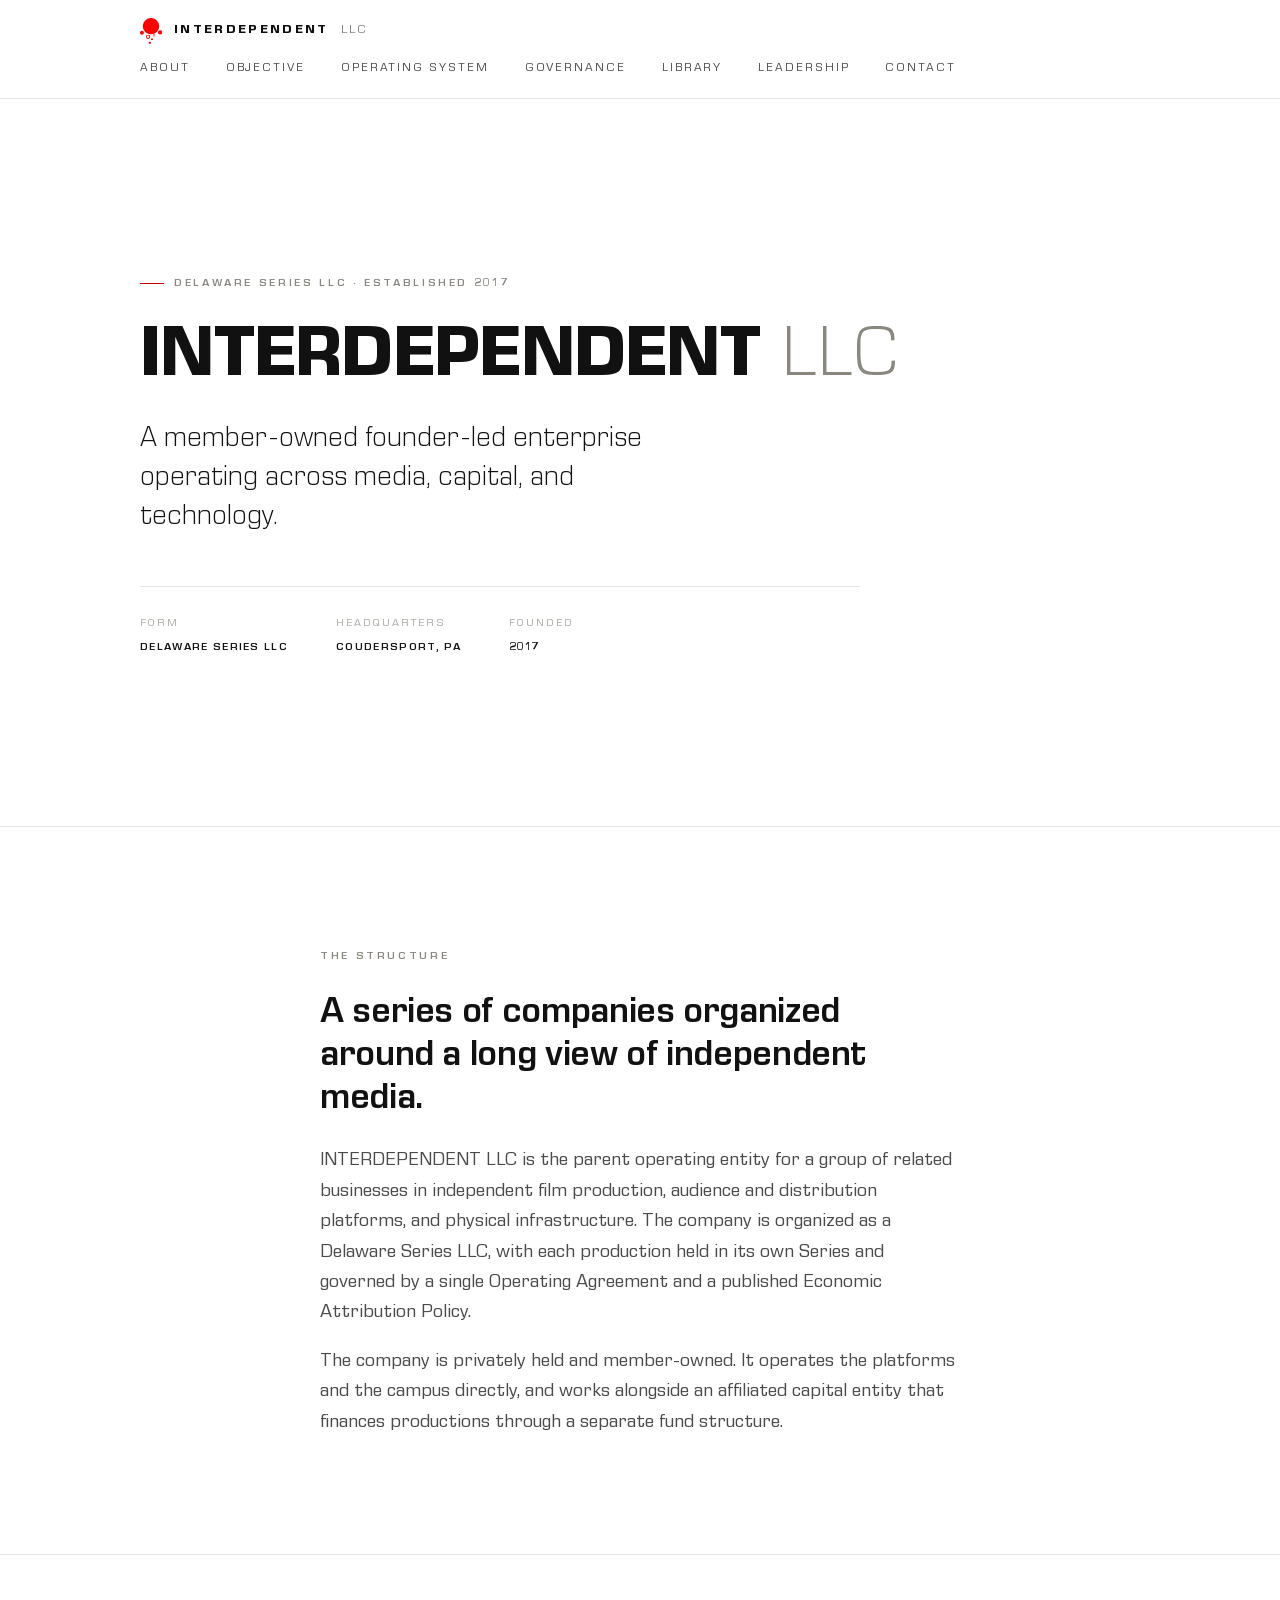
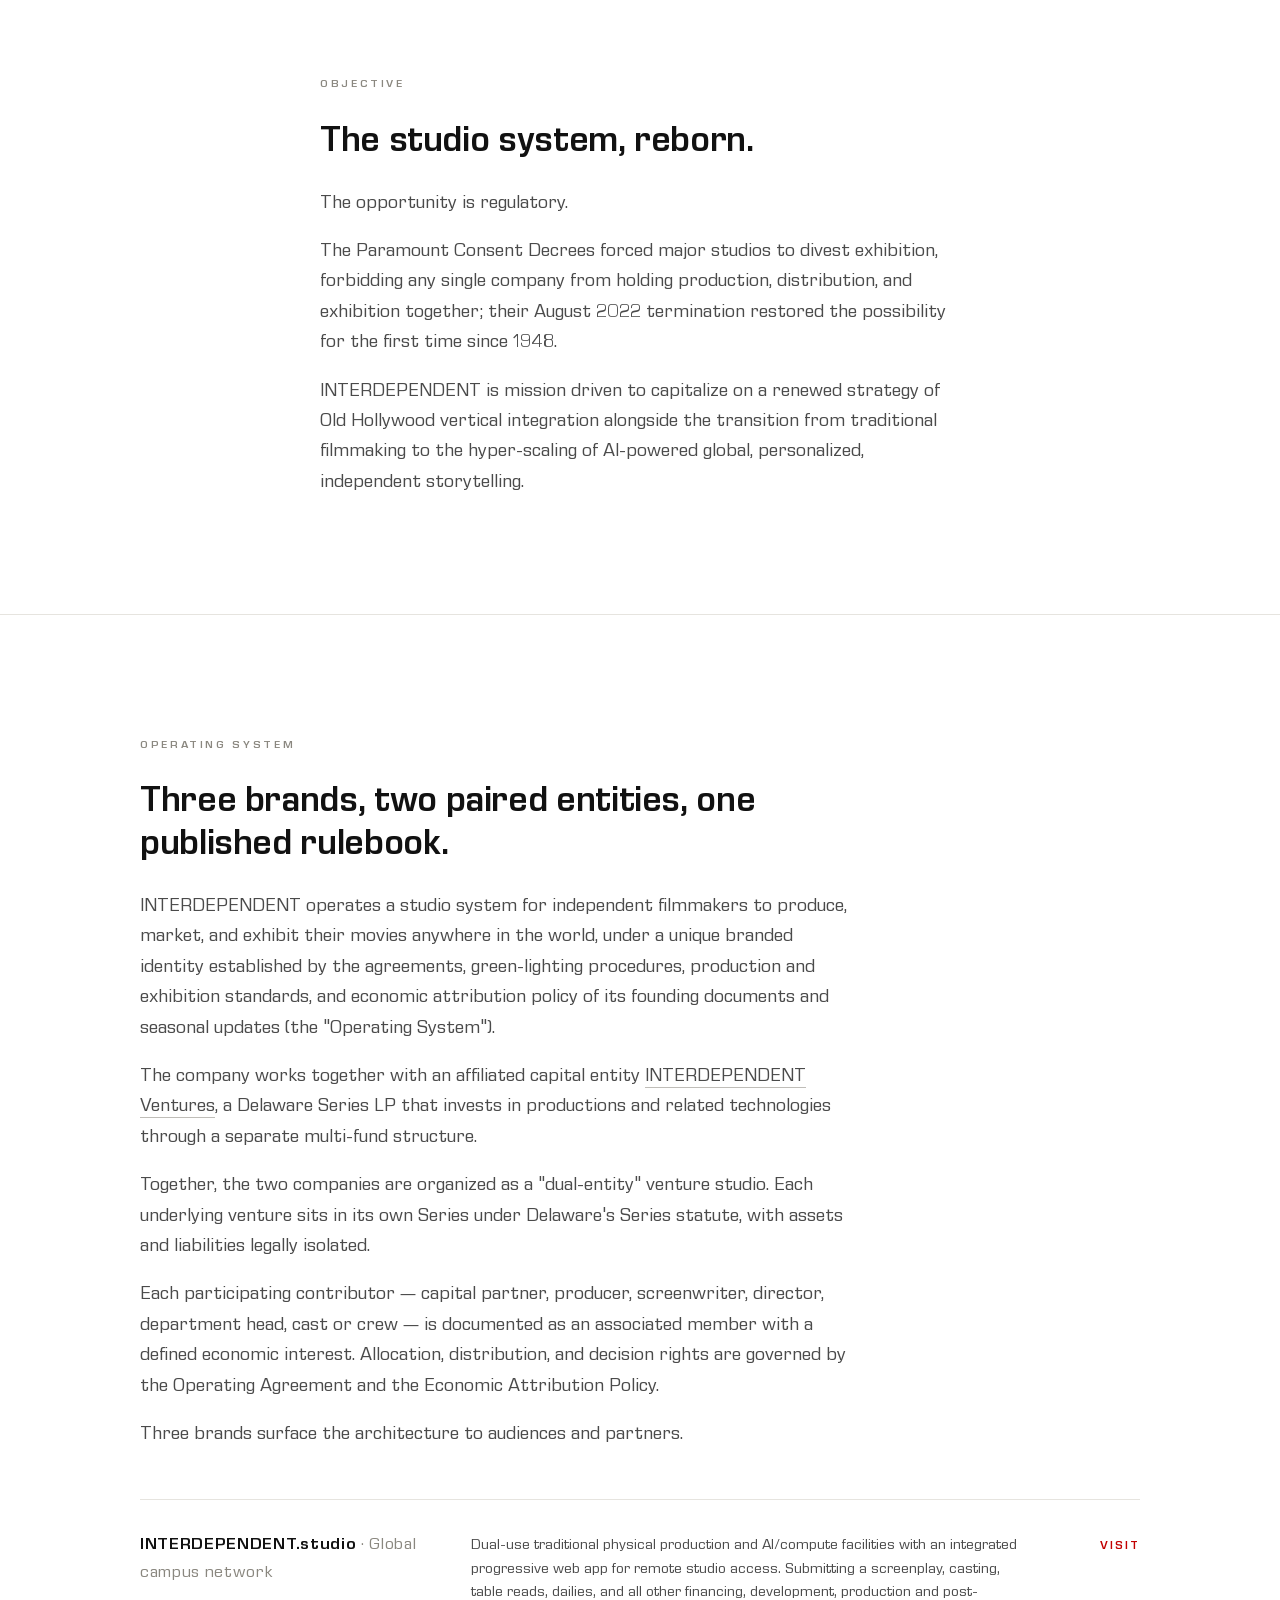
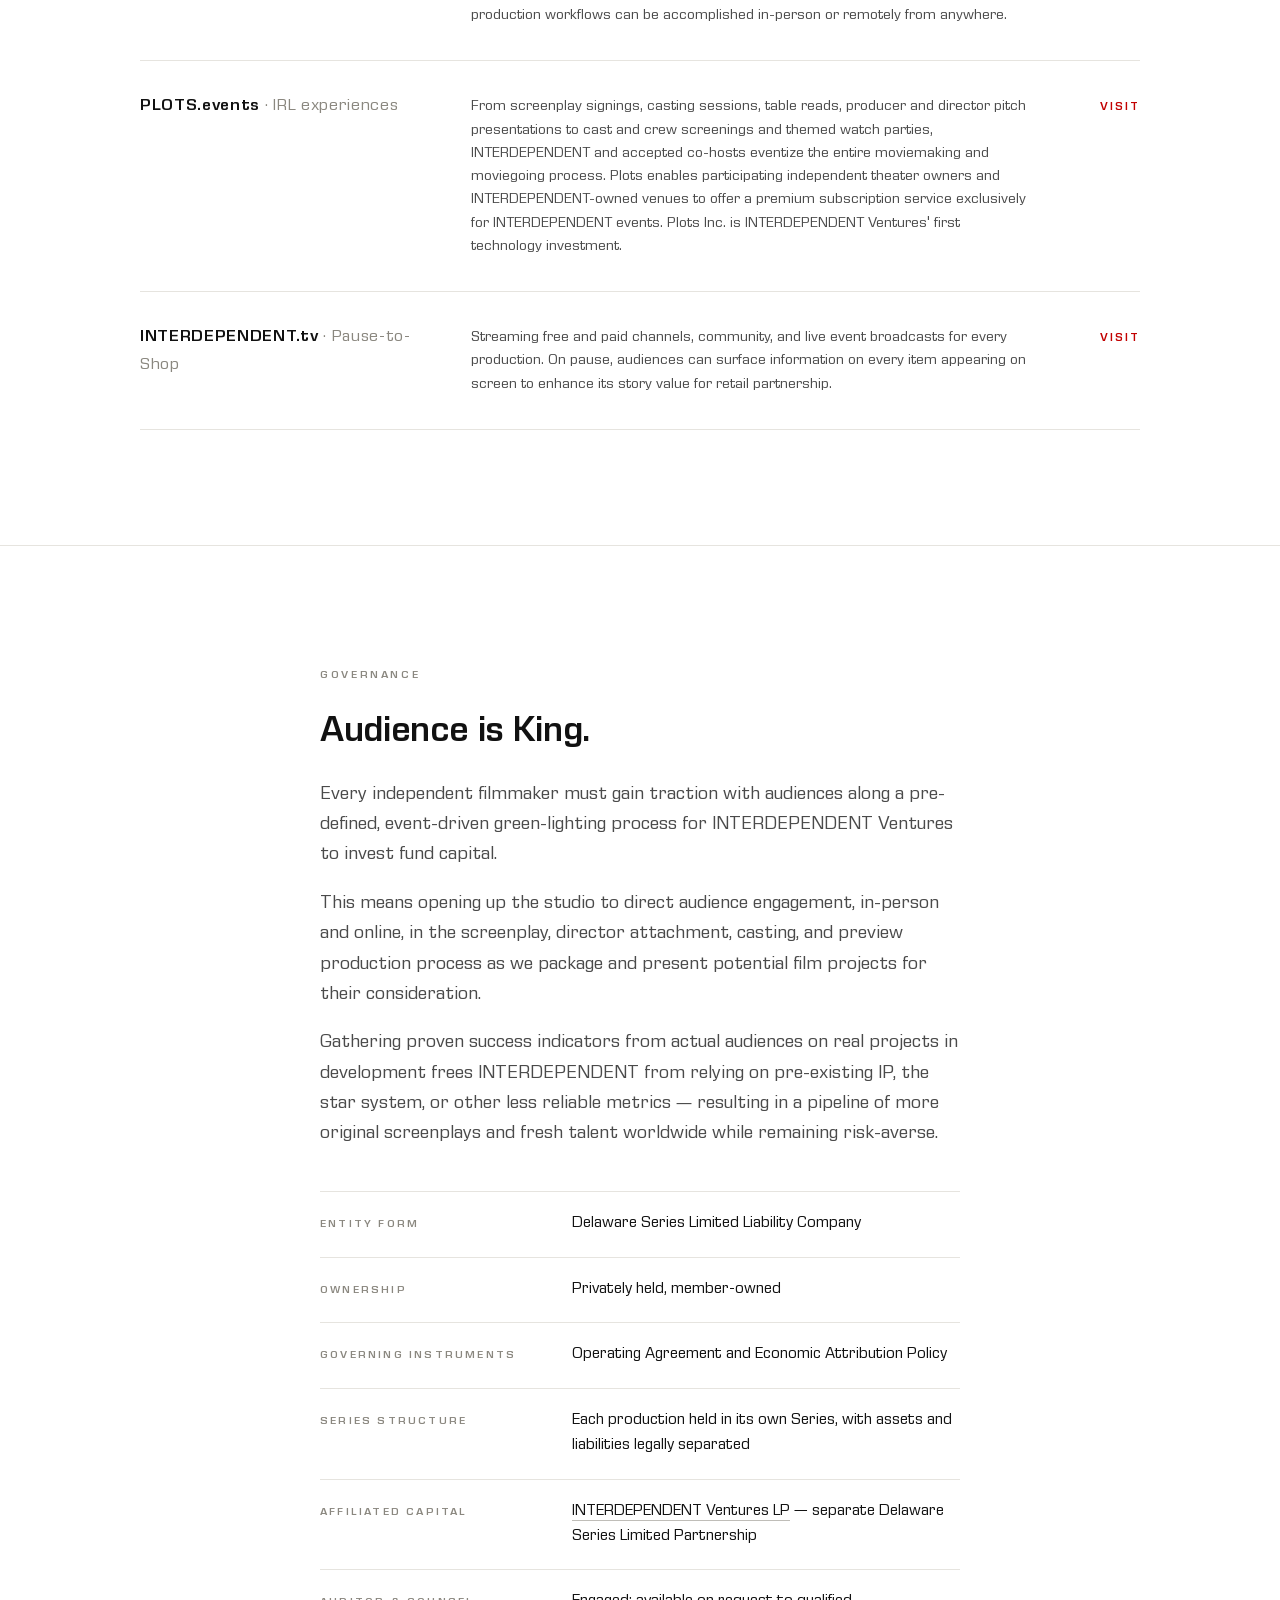
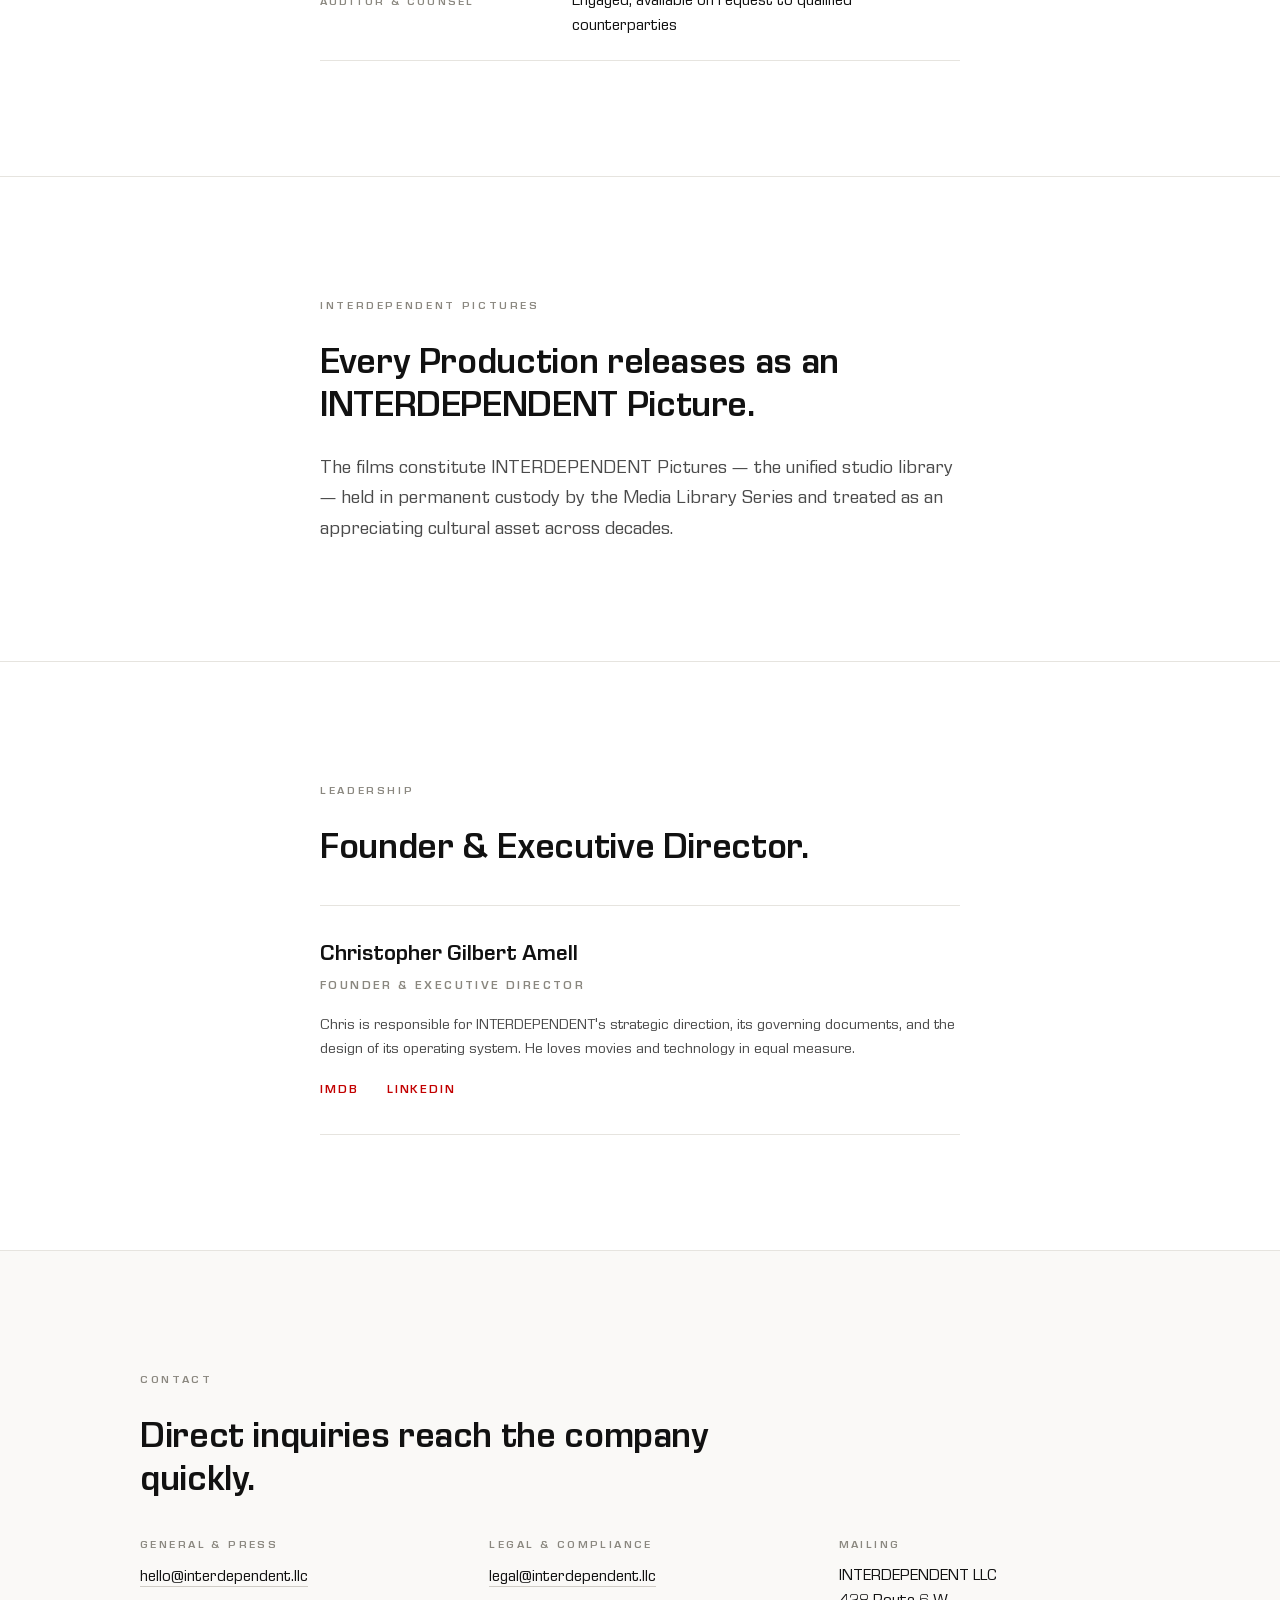
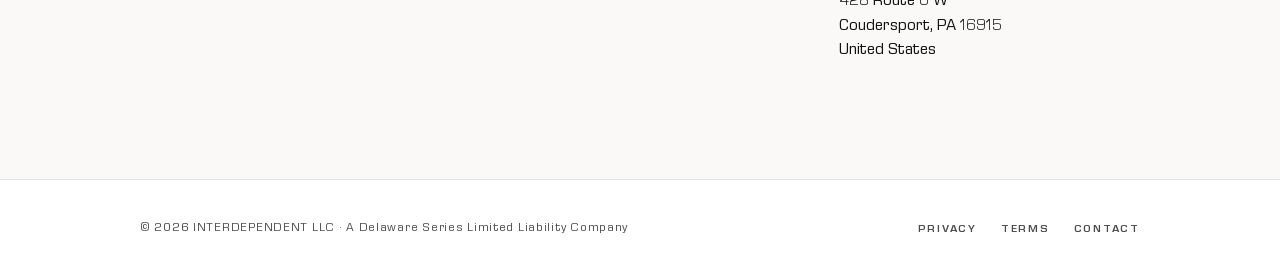
<file: index.html>
<!DOCTYPE html>
<html lang="en">
<head>
<meta charset="utf-8">
<meta name="viewport" content="width=device-width,initial-scale=1">
<meta name="theme-color" content="#ffffff">
<title>INTERDEPENDENT LLC</title>
<meta name="description" content="INTERDEPENDENT LLC is a member-owned founder-led enterprise operating across media, capital, and technology.">
<meta name="robots" content="index,follow">

<meta property="og:title" content="INTERDEPENDENT LLC">
<meta property="og:description" content="A member-owned founder-led enterprise operating across media, capital, and technology.">
<meta property="og:type" content="website">
<meta property="og:url" content="https://interdependent.llc">
<meta property="og:image" content="https://interdependent.llc/assets/svg/logo.svg">
<meta name="twitter:card" content="summary">

<link rel="icon" type="image/svg+xml" href="assets/svg/logo.svg">
<link rel="preload" href="assets/fonts/eurostile-regular.woff" as="font" type="font/woff" crossorigin>
<link rel="preload" href="assets/fonts/eurostile-semibold.woff" as="font" type="font/woff" crossorigin>
<link rel="stylesheet" href="assets/styles.css">
</head>
<body>

<header class="site-header">
  <div class="container header-inner">
    <a class="brand" href="/" aria-label="INTERDEPENDENT LLC — home">
      <img class="brand-mark" src="/assets/svg/logo.svg" alt="">
      <span class="brand-name">INTERDEPENDENT</span>
      <span class="brand-suffix">LLC</span>
    </a>
    <nav class="nav" aria-label="Primary">
      <a href="/#about">About</a>
      <a href="/#focus">Objective</a>
      <a href="/#segments">Operating System</a>
      <a href="/#governance">Governance</a>
      <a href="/#pictures">Library</a>
      <a href="/#leadership">Leadership</a>
      <a href="/#contact">Contact</a>
      
    </nav>
  </div>
</header>


<main id="main">

  <!-- HERO -->
  <section class="hero" aria-labelledby="hero-heading">
    <div class="container">
      <div class="hero-eyebrow">Delaware Series LLC · Established 2017</div>
      <h1 id="hero-heading" class="hero-title">
        INTERDEPENDENT<span class="llc">LLC</span>
      </h1>
      <p class="hero-statement">A member-owned founder-led enterprise operating across media, capital, and technology.</p>
      <dl class="hero-meta">
        <div>
          <dt>Form</dt>
          <dd>Delaware Series LLC</dd>
        </div>
        <div>
          <dt>Headquarters</dt>
          <dd>Coudersport, PA</dd>
        </div>
        <div>
          <dt>Founded</dt>
          <dd>2017</dd>
        </div>
        
      </dl>
    </div>
  </section>

  <!-- ABOUT -->
  <section id="about" class="section about">
    <div class="container narrow">
      <span class="eyebrow">The structure</span>
      <h2 class="section-title">A series of companies organized around a long view of independent media.</h2>
      <p class="lede">INTERDEPENDENT LLC is the parent operating entity for a group of related businesses in independent film production, audience and distribution platforms, and physical infrastructure. The company is organized as a Delaware Series LLC, with each production held in its own Series and governed by a single Operating Agreement and a published Economic Attribution Policy.</p>
      <p class="lede" style="margin-top: 18px;">The company is privately held and member-owned. It operates the platforms and the campus directly, and works alongside an affiliated capital entity that finances productions through a separate fund structure.</p>
      
    </div>
  </section>

  <!-- FOCUS -->
  <section id="focus" class="section">
    <div class="container narrow">
      <span class="eyebrow">Objective</span>
      <h2 class="section-title">The studio system, reborn.</h2>
      <p class="lede">The opportunity is regulatory.</p>
      <p class="lede" style="margin-top: 18px;">The Paramount Consent Decrees forced major studios to divest exhibition, forbidding any single company from holding production, distribution, and exhibition together; their August 2022 termination restored the possibility for the first time since 1948.</p>
      <p class="lede" style="margin-top: 18px;">INTERDEPENDENT is mission driven to capitalize on a renewed strategy of Old Hollywood vertical integration alongside the transition from traditional filmmaking to the hyper-scaling of AI-powered global, personalized, independent storytelling.</p>
      
    </div>
  </section>

  <!-- OPERATING SEGMENTS -->
  <section id="segments" class="section">
    <div class="container">
      <span class="eyebrow">Operating system</span>
      <h2 class="section-title">Three brands, two paired entities, one published rulebook.</h2>
      <p class="lede">INTERDEPENDENT operates a studio system for independent filmmakers to produce, market, and exhibit their movies anywhere in the world, under a unique branded identity established by the agreements, green-lighting procedures, production and exhibition standards, and economic attribution policy of its founding documents and seasonal updates (the "Operating System").</p>
      <p class="lede" style="margin-top: 18px;">The company works together with an affiliated capital entity <a class="body-link" href="https://interdependent.ventures" target="_blank" rel="noopener">INTERDEPENDENT Ventures</a>, a Delaware Series LP that invests in productions and related technologies through a separate multi-fund structure.</p>
      <p class="lede" style="margin-top: 18px;">Together, the two companies are organized as a "dual-entity" venture studio. Each underlying venture sits in its own Series under Delaware's Series statute, with assets and liabilities legally isolated.</p>
      <p class="lede" style="margin-top: 18px;">Each participating contributor — capital partner, producer, screenwriter, director, department head, cast or crew — is documented as an associated member with a defined economic interest. Allocation, distribution, and decision rights are governed by the Operating Agreement and the Economic Attribution Policy.</p>
      <p class="lede" style="margin-top: 18px;">Three brands surface the architecture to audiences and partners.</p>
      

      <div class="segments" role="list">
        <div class="segment" role="listitem">
          <div class="segment-name">INTERDEPENDENT.studio<span class="tld"> · Global campus network</span></div>
          <p class="segment-desc">Dual-use traditional physical production and AI/compute facilities with an integrated progressive web app for remote studio access. Submitting a screenplay, casting, table reads, dailies, and all other financing, development, production and post-production workflows can be accomplished in-person or remotely from anywhere.</p>
          <a class="segment-link" href="https://interdependent.studio" target="_blank" rel="noopener">Visit</a>
        </div>
        <div class="segment" role="listitem">
          <div class="segment-name">PLOTS.events<span class="tld"> · IRL experiences</span></div>
          <p class="segment-desc">From screenplay signings, casting sessions, table reads, producer and director pitch presentations to cast and crew screenings and themed watch parties, INTERDEPENDENT and accepted co-hosts eventize the entire moviemaking and moviegoing process. Plots enables participating independent theater owners and INTERDEPENDENT-owned venues to offer a premium subscription service exclusively for INTERDEPENDENT events. Plots Inc. is INTERDEPENDENT Ventures' first technology investment.</p>
          <a class="segment-link" href="https://plots.events" target="_blank" rel="noopener">Visit</a>
        </div>
        <div class="segment" role="listitem">
          <div class="segment-name">INTERDEPENDENT.tv<span class="tld"> · Pause-to-Shop</span></div>
          <p class="segment-desc">Streaming free and paid channels, community, and live event broadcasts for every production. On pause, audiences can surface information on every item appearing on screen to enhance its story value for retail partnership.</p>
          <a class="segment-link" href="https://interdependent.tv" target="_blank" rel="noopener">Visit</a>
        </div>
        
      </div>
    </div>
  </section>

  <!-- GOVERNANCE -->
  <section id="governance" class="section governance">
    <div class="container narrow">
      <span class="eyebrow">Governance</span>
      <h2 class="section-title">Audience is King.</h2>
      <p class="lede">Every independent filmmaker must gain traction with audiences along a pre-defined, event-driven green-lighting process for INTERDEPENDENT Ventures to invest fund capital.</p>
      <p class="lede" style="margin-top: 18px;">This means opening up the studio to direct audience engagement, in-person and online, in the screenplay, director attachment, casting, and preview production process as we package and present potential film projects for their consideration.</p>
      <p class="lede" style="margin-top: 18px;">Gathering proven success indicators from actual audiences on real projects in development frees INTERDEPENDENT from relying on pre-existing IP, the star system, or other less reliable metrics — resulting in a pipeline of more original screenplays and fresh talent worldwide while remaining risk-averse.</p>
      

      
      <dl>
        <div class="row">
          <dt>Entity form</dt>
          <dd>Delaware Series Limited Liability Company</dd>
        </div>
        <div class="row">
          <dt>Ownership</dt>
          <dd>Privately held, member-owned</dd>
        </div>
        <div class="row">
          <dt>Governing instruments</dt>
          <dd>Operating Agreement and Economic Attribution Policy</dd>
        </div>
        <div class="row">
          <dt>Series structure</dt>
          <dd>Each production held in its own Series, with assets and liabilities legally separated</dd>
        </div>
        <div class="row">
          <dt>Affiliated capital</dt>
          <dd><a class='body-link' href='https://interdependent.ventures' target='_blank' rel='noopener'>INTERDEPENDENT Ventures LP</a> — separate Delaware Series Limited Partnership</dd>
        </div>
        <div class="row">
          <dt>Auditor & counsel</dt>
          <dd>Engaged; available on request to qualified counterparties</dd>
        </div>
        
      </dl>
      
    </div>
  </section>

  <!-- INTERDEPENDENT PICTURES -->
  <section id="pictures" class="section">
    <div class="container narrow">
      <span class="eyebrow">INTERDEPENDENT Pictures</span>
      <h2 class="section-title">Every Production releases as an INTERDEPENDENT Picture.</h2>
      <p class="lede">The films constitute INTERDEPENDENT Pictures — the unified studio library — held in permanent custody by the Media Library Series and treated as an appreciating cultural asset across decades.</p>
      
    </div>
  </section>

  <!-- LEADERSHIP -->
  <section id="leadership" class="section">
    <div class="container narrow">
      <span class="eyebrow">Leadership</span>
      <h2 class="section-title">Founder & Executive Director.</h2>

      <div class="leader">
        <div class="leader-name">Christopher Gilbert Amell</div>
        <div class="leader-title">Founder & Executive Director</div>
        <p class="leader-bio">Chris is responsible for INTERDEPENDENT's strategic direction, its governing documents, and the design of its operating system. He loves movies and technology in equal measure.<span class="leader-links"><a href="https://www.imdb.com/name/nm15892125/" target="_blank" rel="noopener">IMDb</a><a href="https://www.linkedin.com/in/camell24/" target="_blank" rel="noopener">LinkedIn</a></span></p>
      </div>
    </div>
  </section>

  <!-- CONTACT -->
  <section id="contact" class="section contact">
    <div class="container">
      <span class="eyebrow">Contact</span>
      <h2 class="section-title">Direct inquiries reach the company quickly.</h2>

      <div class="contact-grid">
        <div class="contact-block">
          <div class="label">General & press</div>
          <div class="value">
            <a href="mailto:hello@interdependent.llc">hello@interdependent.llc</a>
          </div>
        </div>
        <div class="contact-block">
          <div class="label">Legal & compliance</div>
          <div class="value">
            <a href="mailto:legal@interdependent.llc">legal@interdependent.llc</a>
          </div>
        </div>
        <div class="contact-block">
          <div class="label">Mailing</div>
          <div class="value">
            <address>INTERDEPENDENT LLC<br>428 Route 6 W<br>Coudersport, PA 16915<br>United States</address>
          </div>
        </div>
        
      </div>
    </div>
  </section>

</main>

<footer class="site-footer">
  <div class="container footer-inner">
    <div class="footer-entity">© 2026 INTERDEPENDENT LLC · A Delaware Series Limited Liability Company</div>
    <nav class="footer-links" aria-label="Legal">
      <a href="privacy.html">Privacy</a>
      <a href="terms.html">Terms</a>
      <a href="mailto:hello@interdependent.llc">Contact</a>
      
    </nav>
  </div>
</footer>


</body>
</html>
</file>
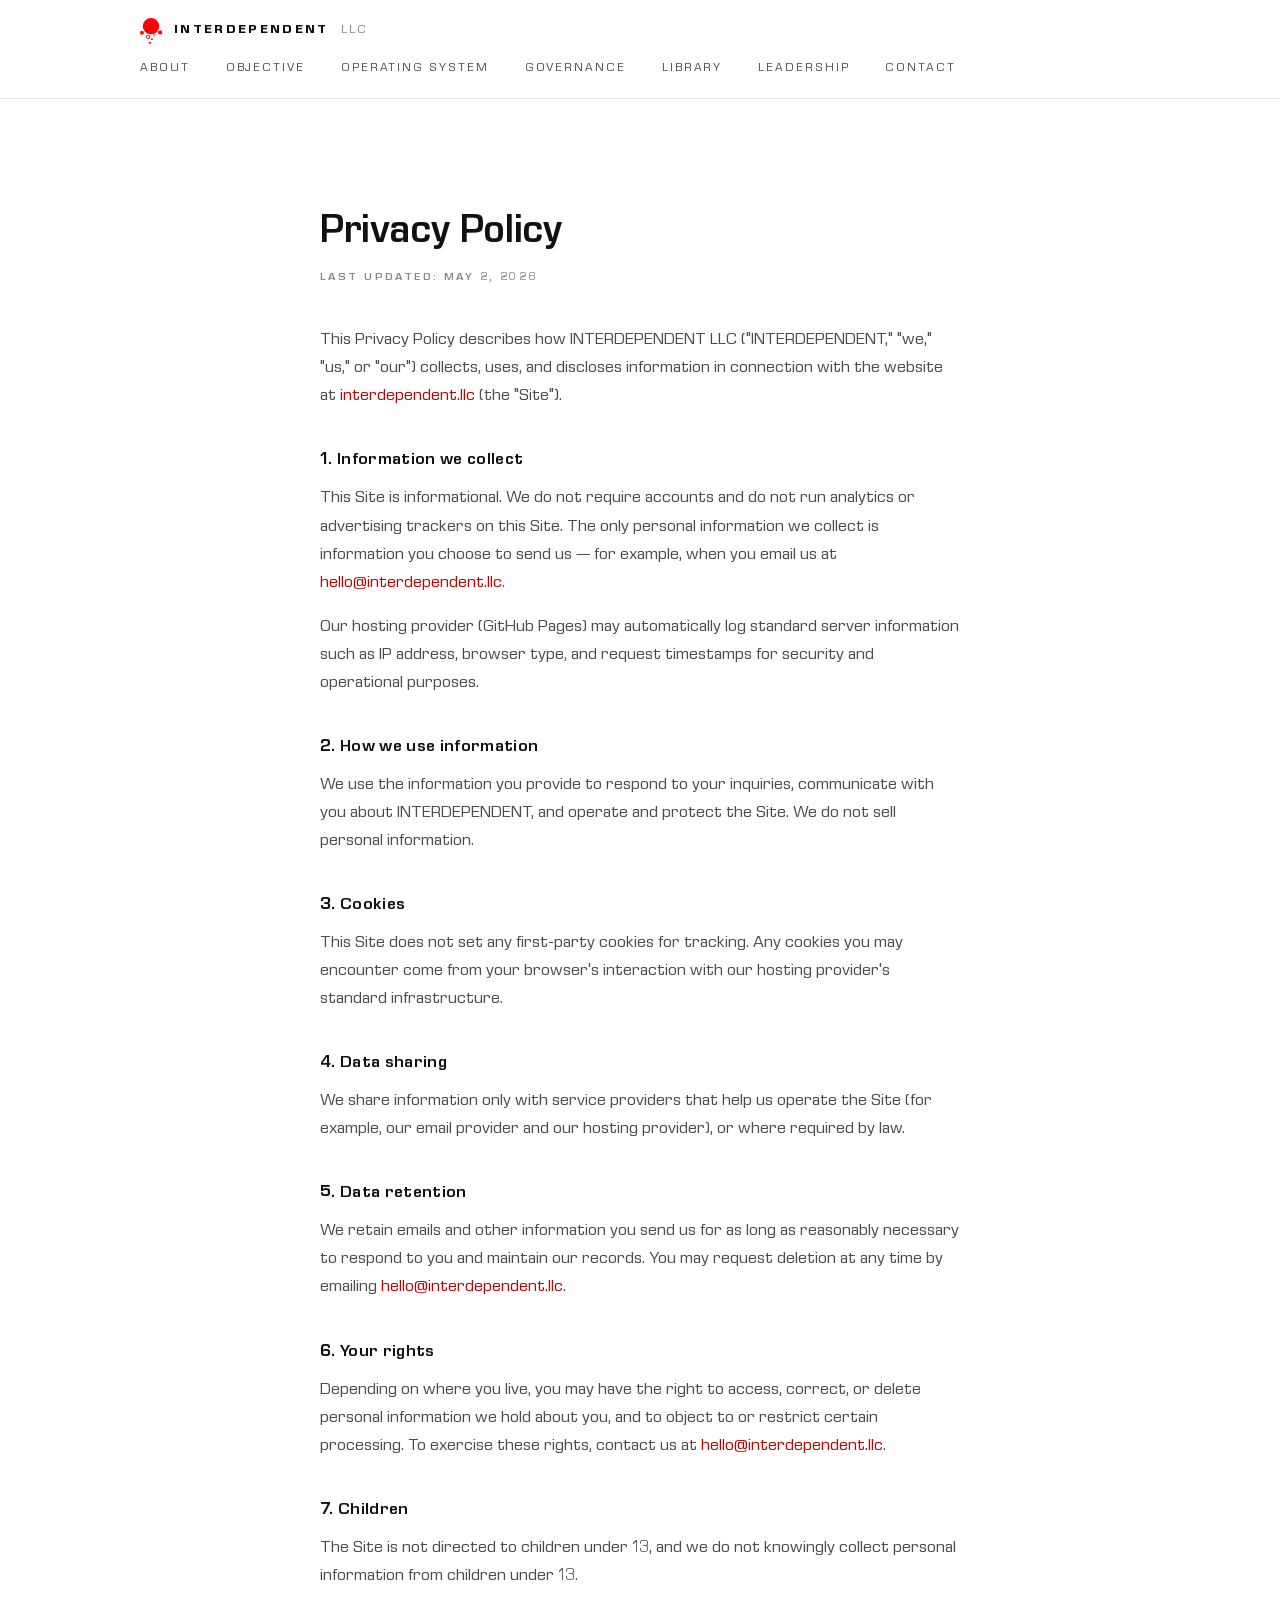
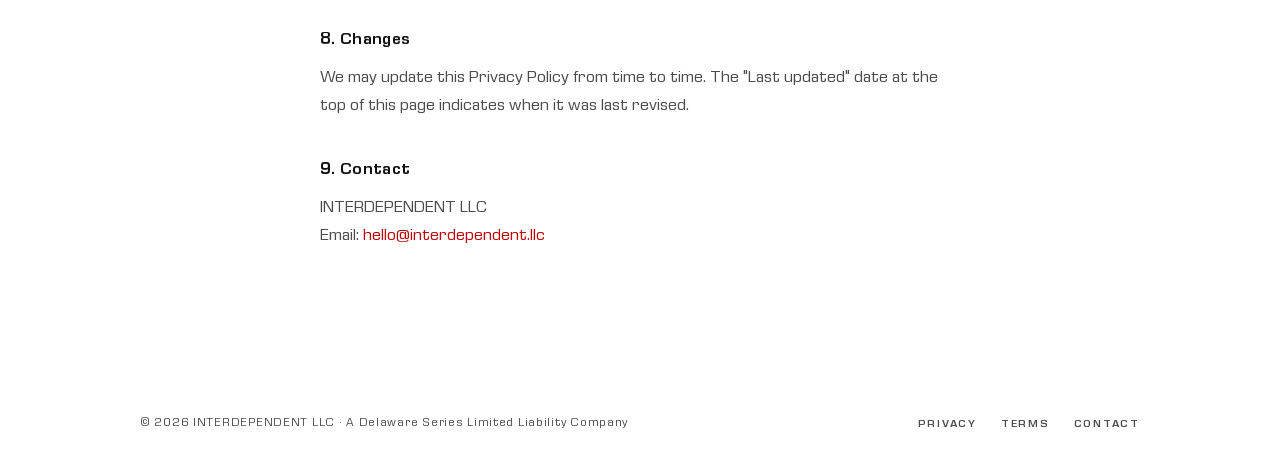
<file: privacy.html>
<!DOCTYPE html>
<html lang="en">
<head>
<meta charset="utf-8">
<meta name="viewport" content="width=device-width,initial-scale=1">
<meta name="theme-color" content="#ffffff">
<title>Privacy — INTERDEPENDENT LLC</title>
<meta name="description" content="Privacy policy for INTERDEPENDENT LLC.">
<meta name="robots" content="index,follow">
<link rel="icon" type="image/svg+xml" href="/assets/svg/logo.svg">
<link rel="stylesheet" href="/assets/styles.css">
</head>
<body>

<header class="site-header">
  <div class="container header-inner">
    <a class="brand" href="/" aria-label="INTERDEPENDENT LLC — home">
      <img class="brand-mark" src="/assets/svg/logo.svg" alt="">
      <span class="brand-name">INTERDEPENDENT</span>
      <span class="brand-suffix">LLC</span>
    </a>
    <nav class="nav" aria-label="Primary">
      <a href="/#about">About</a>
      <a href="/#focus">Objective</a>
      <a href="/#segments">Operating System</a>
      <a href="/#governance">Governance</a>
      <a href="/#pictures">Library</a>
      <a href="/#leadership">Leadership</a>
      <a href="/#contact">Contact</a>
      
    </nav>
  </div>
</header>


<main class="container legal">
  <h1>Privacy Policy</h1>
  <p class="updated">Last updated: May 2, 2026</p>

  <p>This Privacy Policy describes how INTERDEPENDENT LLC ("INTERDEPENDENT," "we," "us," or "our") collects, uses, and discloses information in connection with the website at <a href="https://interdependent.llc">interdependent.llc</a> (the "Site").</p>

  <h2>1. Information we collect</h2>
  <p>This Site is informational. We do not require accounts and do not run analytics or advertising trackers on this Site. The only personal information we collect is information you choose to send us &mdash; for example, when you email us at <a href="mailto:hello@interdependent.llc">hello@interdependent.llc</a>.</p>
  <p>Our hosting provider (GitHub Pages) may automatically log standard server information such as IP address, browser type, and request timestamps for security and operational purposes.</p>

  <h2>2. How we use information</h2>
  <p>We use the information you provide to respond to your inquiries, communicate with you about INTERDEPENDENT, and operate and protect the Site. We do not sell personal information.</p>

  <h2>3. Cookies</h2>
  <p>This Site does not set any first-party cookies for tracking. Any cookies you may encounter come from your browser's interaction with our hosting provider's standard infrastructure.</p>

  <h2>4. Data sharing</h2>
  <p>We share information only with service providers that help us operate the Site (for example, our email provider and our hosting provider), or where required by law.</p>

  <h2>5. Data retention</h2>
  <p>We retain emails and other information you send us for as long as reasonably necessary to respond to you and maintain our records. You may request deletion at any time by emailing <a href="mailto:hello@interdependent.llc">hello@interdependent.llc</a>.</p>

  <h2>6. Your rights</h2>
  <p>Depending on where you live, you may have the right to access, correct, or delete personal information we hold about you, and to object to or restrict certain processing. To exercise these rights, contact us at <a href="mailto:hello@interdependent.llc">hello@interdependent.llc</a>.</p>

  <h2>7. Children</h2>
  <p>The Site is not directed to children under 13, and we do not knowingly collect personal information from children under 13.</p>

  <h2>8. Changes</h2>
  <p>We may update this Privacy Policy from time to time. The "Last updated" date at the top of this page indicates when it was last revised.</p>

  <h2>9. Contact</h2>
  <p>INTERDEPENDENT LLC<br>
  Email: <a href="mailto:hello@interdependent.llc">hello@interdependent.llc</a></p>
</main>

<footer class="site-footer">
  <div class="container footer-inner">
    <div class="footer-entity">© 2026 INTERDEPENDENT LLC · A Delaware Series Limited Liability Company</div>
    <nav class="footer-links" aria-label="Legal">
      <a href="privacy.html">Privacy</a>
      <a href="terms.html">Terms</a>
      <a href="mailto:hello@interdependent.llc">Contact</a>
      
    </nav>
  </div>
</footer>


</body>
</html>
</file>
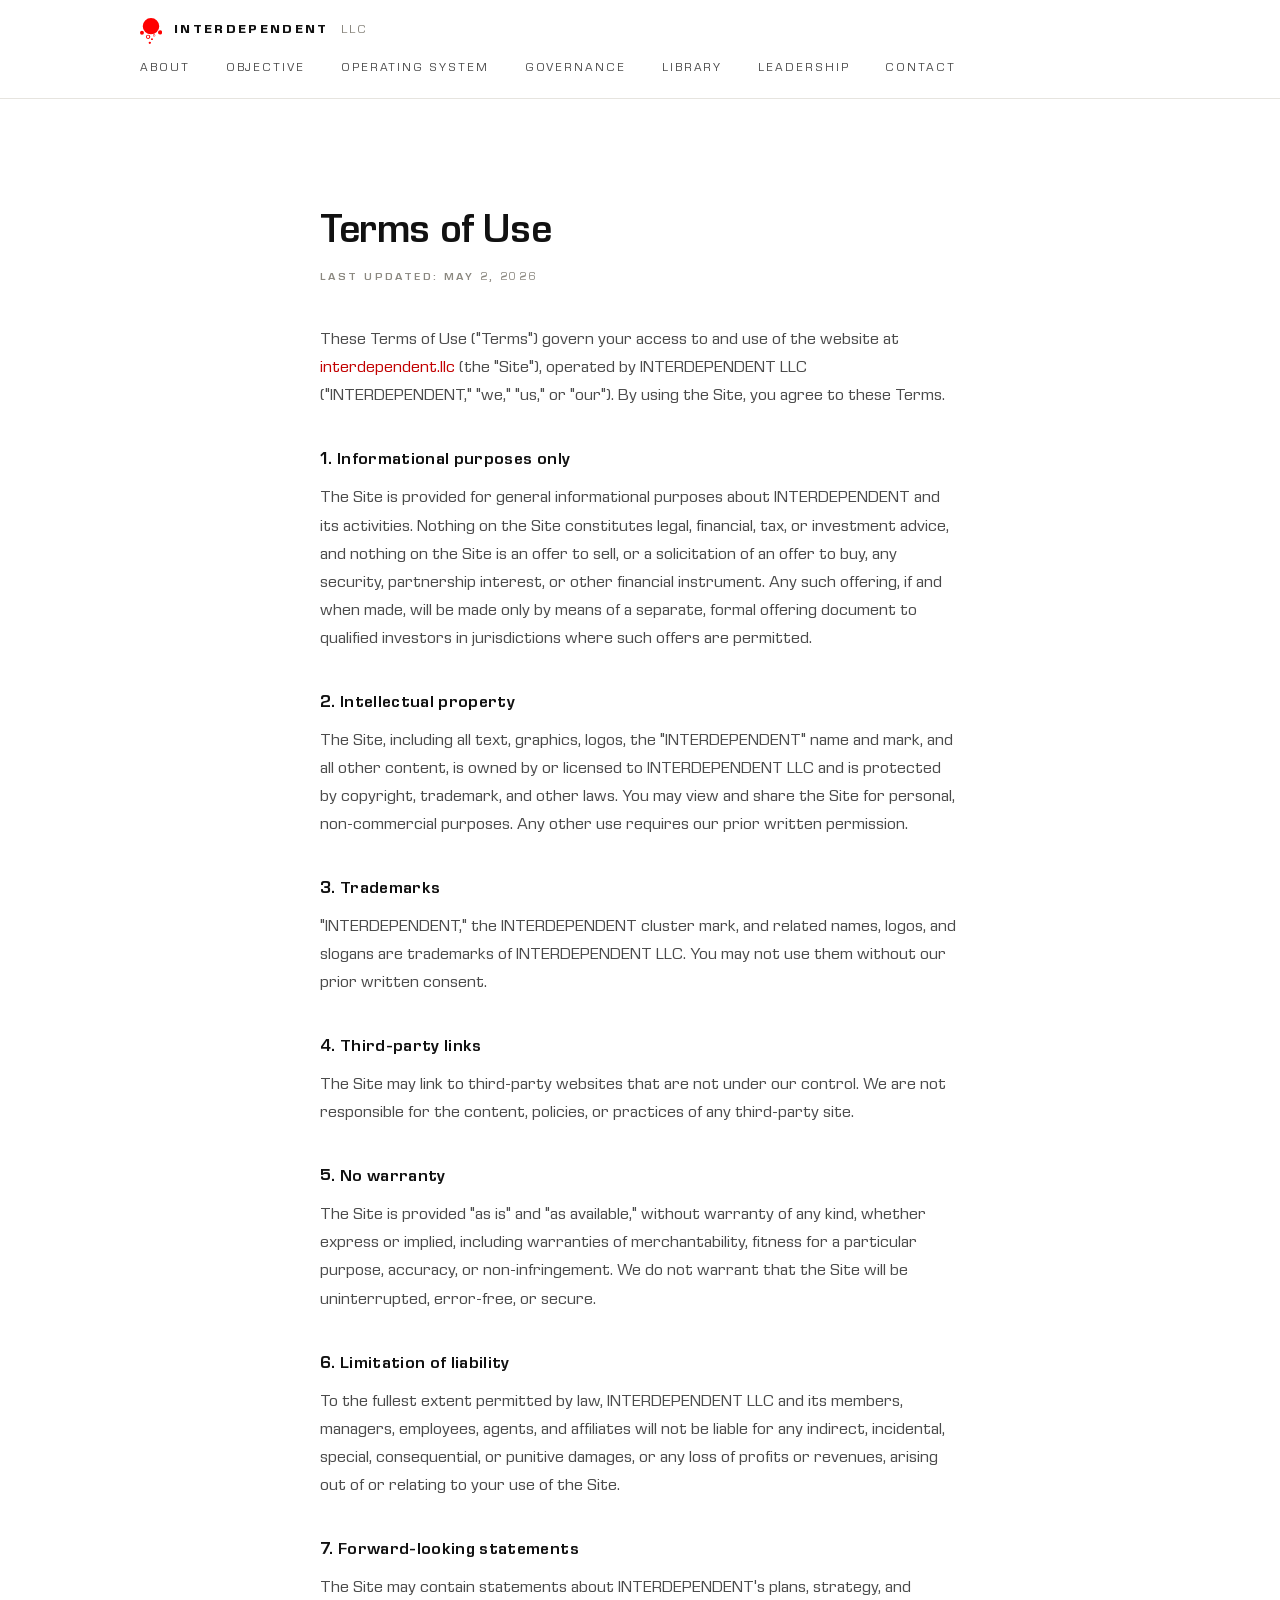
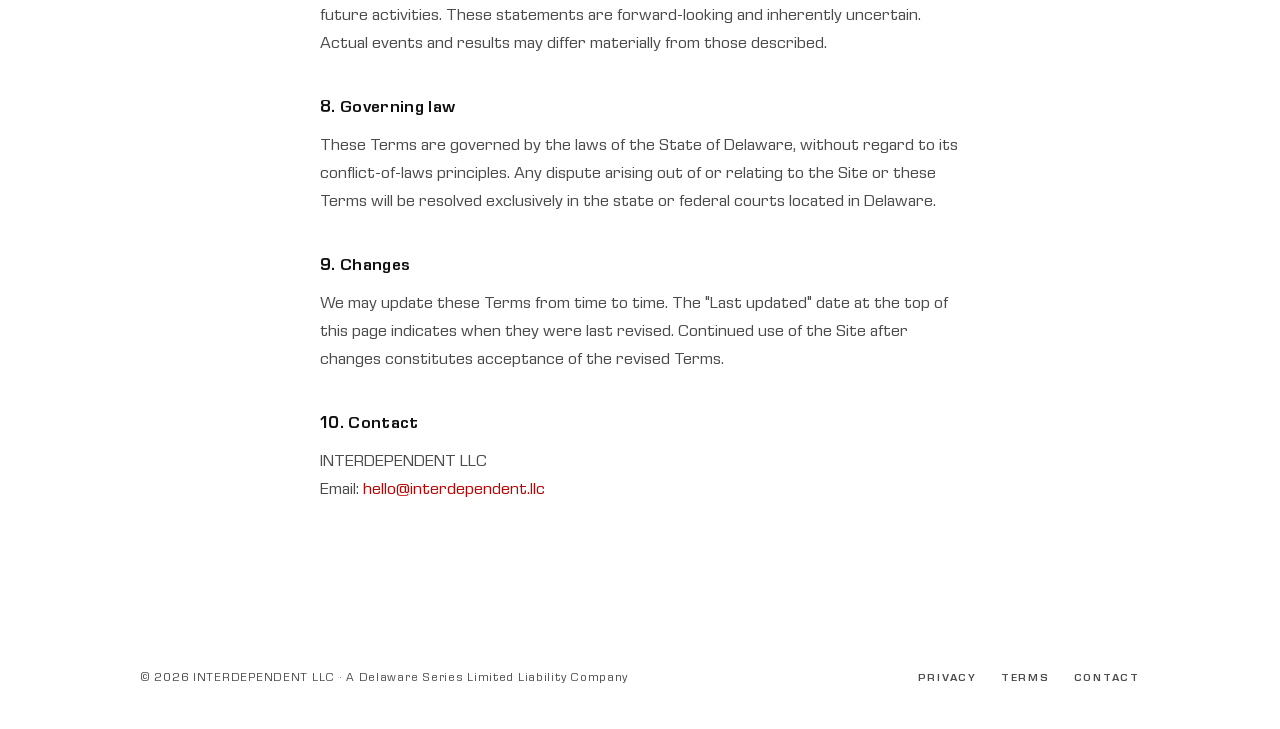
<file: terms.html>
<!DOCTYPE html>
<html lang="en">
<head>
<meta charset="utf-8">
<meta name="viewport" content="width=device-width,initial-scale=1">
<meta name="theme-color" content="#ffffff">
<title>Terms — INTERDEPENDENT LLC</title>
<meta name="description" content="Terms of use for the INTERDEPENDENT LLC website.">
<meta name="robots" content="index,follow">
<link rel="icon" type="image/svg+xml" href="/assets/svg/logo.svg">
<link rel="stylesheet" href="/assets/styles.css">
</head>
<body>

<header class="site-header">
  <div class="container header-inner">
    <a class="brand" href="/" aria-label="INTERDEPENDENT LLC — home">
      <img class="brand-mark" src="/assets/svg/logo.svg" alt="">
      <span class="brand-name">INTERDEPENDENT</span>
      <span class="brand-suffix">LLC</span>
    </a>
    <nav class="nav" aria-label="Primary">
      <a href="/#about">About</a>
      <a href="/#focus">Objective</a>
      <a href="/#segments">Operating System</a>
      <a href="/#governance">Governance</a>
      <a href="/#pictures">Library</a>
      <a href="/#leadership">Leadership</a>
      <a href="/#contact">Contact</a>
      
    </nav>
  </div>
</header>


<main class="container legal">
  <h1>Terms of Use</h1>
  <p class="updated">Last updated: May 2, 2026</p>

  <p>These Terms of Use ("Terms") govern your access to and use of the website at <a href="https://interdependent.llc">interdependent.llc</a> (the "Site"), operated by INTERDEPENDENT LLC ("INTERDEPENDENT," "we," "us," or "our"). By using the Site, you agree to these Terms.</p>

  <h2>1. Informational purposes only</h2>
  <p>The Site is provided for general informational purposes about INTERDEPENDENT and its activities. Nothing on the Site constitutes legal, financial, tax, or investment advice, and nothing on the Site is an offer to sell, or a solicitation of an offer to buy, any security, partnership interest, or other financial instrument. Any such offering, if and when made, will be made only by means of a separate, formal offering document to qualified investors in jurisdictions where such offers are permitted.</p>

  <h2>2. Intellectual property</h2>
  <p>The Site, including all text, graphics, logos, the "INTERDEPENDENT" name and mark, and all other content, is owned by or licensed to INTERDEPENDENT LLC and is protected by copyright, trademark, and other laws. You may view and share the Site for personal, non-commercial purposes. Any other use requires our prior written permission.</p>

  <h2>3. Trademarks</h2>
  <p>"INTERDEPENDENT," the INTERDEPENDENT cluster mark, and related names, logos, and slogans are trademarks of INTERDEPENDENT LLC. You may not use them without our prior written consent.</p>

  <h2>4. Third-party links</h2>
  <p>The Site may link to third-party websites that are not under our control. We are not responsible for the content, policies, or practices of any third-party site.</p>

  <h2>5. No warranty</h2>
  <p>The Site is provided "as is" and "as available," without warranty of any kind, whether express or implied, including warranties of merchantability, fitness for a particular purpose, accuracy, or non-infringement. We do not warrant that the Site will be uninterrupted, error-free, or secure.</p>

  <h2>6. Limitation of liability</h2>
  <p>To the fullest extent permitted by law, INTERDEPENDENT LLC and its members, managers, employees, agents, and affiliates will not be liable for any indirect, incidental, special, consequential, or punitive damages, or any loss of profits or revenues, arising out of or relating to your use of the Site.</p>

  <h2>7. Forward-looking statements</h2>
  <p>The Site may contain statements about INTERDEPENDENT's plans, strategy, and future activities. These statements are forward-looking and inherently uncertain. Actual events and results may differ materially from those described.</p>

  <h2>8. Governing law</h2>
  <p>These Terms are governed by the laws of the State of Delaware, without regard to its conflict-of-laws principles. Any dispute arising out of or relating to the Site or these Terms will be resolved exclusively in the state or federal courts located in Delaware.</p>

  <h2>9. Changes</h2>
  <p>We may update these Terms from time to time. The "Last updated" date at the top of this page indicates when they were last revised. Continued use of the Site after changes constitutes acceptance of the revised Terms.</p>

  <h2>10. Contact</h2>
  <p>INTERDEPENDENT LLC<br>
  Email: <a href="mailto:hello@interdependent.llc">hello@interdependent.llc</a></p>
</main>

<footer class="site-footer">
  <div class="container footer-inner">
    <div class="footer-entity">© 2026 INTERDEPENDENT LLC · A Delaware Series Limited Liability Company</div>
    <nav class="footer-links" aria-label="Legal">
      <a href="privacy.html">Privacy</a>
      <a href="terms.html">Terms</a>
      <a href="mailto:hello@interdependent.llc">Contact</a>
      
    </nav>
  </div>
</footer>


</body>
</html>
</file>
<file: assets/styles.css>
/* ============================================================
   INTERDEPENDENT LLC — corporate site
   Static, no JS. Light mode. Restrained holding-company aesthetic.
   ============================================================ */

@font-face {
  font-family: "Eurostile Next Pro";
  src: url("fonts/eurostile-light.woff") format("woff");
  font-weight: 300;
  font-style: normal;
  font-display: swap;
}
@font-face {
  font-family: "Eurostile Next Pro";
  src: url("fonts/eurostile-regular.woff") format("woff");
  font-weight: 400;
  font-style: normal;
  font-display: swap;
}
@font-face {
  font-family: "Eurostile Next Pro";
  src: url("fonts/eurostile-semibold.woff") format("woff");
  font-weight: 600;
  font-style: normal;
  font-display: swap;
}
@font-face {
  font-family: "Eurostile Next Pro";
  src: url("fonts/eurostile-bold.woff") format("woff");
  font-weight: 700;
  font-style: normal;
  font-display: swap;
}

:root {
  --bg: #ffffff;
  --bg-soft: #faf9f7;
  --bg-card: #ffffff;
  --border: #e6e4df;
  --border-strong: #cfccc6;
  --rule: #1a1a1a;
  --text: #111111;
  --text-2: #4a4a4a;
  --text-muted: #8a877f;
  --red: #c20000;
  --red-strong: #a30000;

  --font: "Eurostile Next Pro", "Helvetica Neue", Arial, sans-serif;

  --max: 1080px;
  --max-narrow: 720px;
  --pad-x: clamp(20px, 5vw, 40px);
  --section-y: clamp(72px, 9vw, 128px);
}

*, *::before, *::after { box-sizing: border-box; margin: 0; padding: 0; }

html { scroll-behavior: smooth; }

body {
  background: var(--bg);
  color: var(--text);
  font-family: var(--font);
  font-weight: 400;
  font-size: 17px;
  line-height: 1.65;
  -webkit-font-smoothing: antialiased;
  -moz-osx-font-smoothing: grayscale;
  text-rendering: optimizeLegibility;
}

img, svg { display: block; max-width: 100%; height: auto; }

a {
  color: var(--text);
  text-decoration: none;
  border-bottom: 1px solid currentColor;
  transition: color 160ms ease, border-color 160ms ease;
}
a:hover, a:focus-visible {
  color: var(--red);
  outline: none;
}

/* Inline links inside body prose / spec values: inherit the prose color
   with a soft underline, brand red on hover. */
.body-link { color: inherit; border-bottom-color: rgba(138, 135, 127, 0.55); }
.body-link:hover, .body-link:focus-visible { color: var(--red); border-bottom-color: currentColor; }

::selection { background: #f1d5d5; color: var(--text); }

/* ---------- Layout primitives ---------- */

.container {
  width: 100%;
  max-width: var(--max);
  margin: 0 auto;
  padding-inline: var(--pad-x);
}
.narrow { max-width: var(--max-narrow); margin: 0 auto; }

.section { padding-block: var(--section-y); }
.section + .section { border-top: 1px solid var(--border); }

.eyebrow {
  display: inline-block;
  font-size: 11px;
  font-weight: 600;
  letter-spacing: 0.24em;
  text-transform: uppercase;
  color: var(--text-muted);
  margin-bottom: 28px;
}

.section-title {
  font-weight: 600;
  font-size: clamp(26px, 3.4vw, 36px);
  line-height: 1.2;
  letter-spacing: -0.01em;
  color: var(--text);
  max-width: 28ch;
  margin-bottom: 24px;
}

.lede {
  font-size: clamp(17px, 1.7vw, 19px);
  line-height: 1.6;
  color: var(--text-2);
  max-width: 60ch;
}

p { color: var(--text-2); }
p + p { margin-top: 16px; }
strong { color: var(--text); font-weight: 600; }

/* ---------- Header ---------- */

.site-header {
  border-bottom: 1px solid var(--border);
  background: var(--bg);
}
.header-inner {
  display: flex;
  flex-wrap: wrap;
  align-items: center;
  justify-content: space-between;
  gap: 16px 32px;
  padding-block: 18px;
}
.brand {
  display: flex;
  align-items: center;
  gap: 12px;
  border-bottom: none;
}
.brand-mark { width: 22px; height: auto; }
.brand-name {
  font-weight: 700;
  font-size: 13px;
  letter-spacing: 0.18em;
  color: var(--text);
}
.brand-suffix {
  font-weight: 400;
  font-size: 13px;
  letter-spacing: 0.18em;
  color: var(--text-muted);
}
.nav {
  display: flex;
  flex-wrap: wrap;
  gap: 10px clamp(16px, 3vw, 36px);
}
.nav a {
  font-size: 12px;
  font-weight: 500;
  letter-spacing: 0.16em;
  text-transform: uppercase;
  color: var(--text-2);
  border-bottom: none;
}
.nav a:hover, .nav a:focus-visible { color: var(--red); }

/* On narrow screens, let the nav wrap onto its own row below the brand
   instead of disappearing. Smaller font + tighter letter-spacing keeps
   6 nav items readable on phones. */
@media (max-width: 720px) {
  .nav {
    width: 100%;
    gap: 8px 14px;
    font-size: 11px;
  }
  .nav a {
    letter-spacing: 0.12em;
  }
}

/* ---------- Hero ---------- */

.hero {
  padding-block: clamp(96px, 14vw, 168px);
  border-bottom: 1px solid var(--border);
}
.hero-eyebrow {
  font-size: 11px;
  font-weight: 600;
  letter-spacing: 0.24em;
  text-transform: uppercase;
  color: var(--text-muted);
  margin-bottom: 32px;
  display: inline-flex;
  align-items: center;
  gap: 10px;
}
.hero-eyebrow::before {
  content: "";
  display: inline-block;
  width: 24px;
  height: 1px;
  background: var(--red);
}
.hero-title {
  font-weight: 700;
  font-size: clamp(38px, 6.4vw, 72px);
  line-height: 1;
  letter-spacing: -0.01em;
  color: var(--text);
  margin-bottom: 24px;
}
.hero-title .llc {
  font-weight: 300;
  color: var(--text-muted);
  letter-spacing: 0.04em;
  margin-left: 0.3em;
}
.hero-statement {
  font-weight: 300;
  font-size: clamp(20px, 2.6vw, 28px);
  line-height: 1.4;
  color: var(--text);
  max-width: 28ch;
  margin-bottom: 48px;
}
.hero-meta {
  display: flex;
  flex-wrap: wrap;
  gap: 32px 48px;
  font-size: 11px;
  font-weight: 600;
  letter-spacing: 0.18em;
  text-transform: uppercase;
  color: var(--text-muted);
  padding-top: 28px;
  border-top: 1px solid var(--border);
  max-width: 720px;
}
.hero-meta dt { font-weight: 500; opacity: 0.7; margin-bottom: 6px; }
.hero-meta dd { font-weight: 600; color: var(--text); letter-spacing: 0.12em; }

/* ---------- About ---------- */

.about p { max-width: 64ch; }
.about p + p { margin-top: 18px; }

/* ---------- Operating segments ---------- */

.segments {
  display: grid;
  grid-template-columns: 1fr;
  gap: 0;
  margin-top: 48px;
  border-top: 1px solid var(--border);
}
.segment {
  display: grid;
  grid-template-columns: 1fr;
  gap: 12px;
  padding-block: 32px;
  border-bottom: 1px solid var(--border);
}
@media (min-width: 720px) {
  .segment {
    grid-template-columns: 1fr 2fr auto;
    gap: 32px;
    align-items: baseline;
  }
}
.segment-name {
  font-weight: 600;
  font-size: 17px;
  letter-spacing: 0.04em;
  color: var(--text);
}
.segment-name .tld { color: var(--text-muted); font-weight: 400; }
.segment-desc {
  font-size: 15px;
  line-height: 1.55;
  color: var(--text-2);
  max-width: 56ch;
}
.segment-link {
  font-size: 12px;
  font-weight: 600;
  letter-spacing: 0.16em;
  text-transform: uppercase;
  color: var(--red);
  white-space: nowrap;
  border-bottom: 1px solid transparent;
}
.segment-link:hover, .segment-link:focus-visible {
  color: var(--red-strong);
  border-bottom-color: currentColor;
}

/* ---------- Governance ---------- */

.governance dl {
  margin-top: 40px;
  display: grid;
  grid-template-columns: 1fr;
  gap: 0;
  border-top: 1px solid var(--border);
}
.governance .row {
  display: grid;
  grid-template-columns: 1fr;
  gap: 6px;
  padding-block: 20px;
  border-bottom: 1px solid var(--border);
}
@media (min-width: 720px) {
  .governance .row {
    grid-template-columns: 220px 1fr;
    gap: 32px;
    align-items: baseline;
  }
}
.governance dt {
  font-size: 11px;
  font-weight: 600;
  letter-spacing: 0.2em;
  text-transform: uppercase;
  color: var(--text-muted);
}
.governance dd {
  font-size: 16px;
  color: var(--text);
  line-height: 1.55;
}

/* ---------- Leadership ---------- */

.leader {
  margin-top: 32px;
  padding: 32px 0;
  border-top: 1px solid var(--border);
  border-bottom: 1px solid var(--border);
}
.leader-name {
  font-weight: 600;
  font-size: 22px;
  color: var(--text);
  margin-bottom: 4px;
}
.leader-title {
  font-size: 12px;
  font-weight: 600;
  letter-spacing: 0.2em;
  text-transform: uppercase;
  color: var(--text-muted);
  margin-bottom: 16px;
}
.leader-bio {
  font-size: 15px;
  line-height: 1.6;
  color: var(--text-2);
  max-width: 64ch;
}
.leader-links {
  display: flex;
  gap: 28px;
  margin-top: 20px;
}
.leader-links a {
  font-size: 12px;
  font-weight: 600;
  letter-spacing: 0.16em;
  text-transform: uppercase;
  color: var(--red);
  border-bottom: 1px solid transparent;
}
.leader-links a:hover, .leader-links a:focus-visible {
  color: var(--red-strong);
  border-bottom-color: currentColor;
}

/* ---------- Contact ---------- */

.contact {
  background: var(--bg-soft);
  border-top: 1px solid var(--border);
  border-bottom: 1px solid var(--border);
}
.contact-grid {
  display: grid;
  grid-template-columns: 1fr;
  gap: 32px;
  margin-top: 32px;
}
@media (min-width: 720px) {
  .contact-grid { grid-template-columns: 1fr 1fr 1fr; gap: 48px; }
}
.contact-block .label {
  font-size: 11px;
  font-weight: 600;
  letter-spacing: 0.22em;
  text-transform: uppercase;
  color: var(--text-muted);
  margin-bottom: 10px;
}
.contact-block .value {
  font-size: 16px;
  color: var(--text);
}
.contact-block .value a {
  color: var(--text);
  border-bottom: 1px solid var(--border-strong);
}
.contact-block .value a:hover { color: var(--red); border-color: var(--red); }
.contact-block address { font-style: normal; line-height: 1.55; }

/* ---------- Footer ---------- */

.site-footer {
  padding-block: 40px;
  font-size: 12px;
  color: var(--text-muted);
}
.footer-inner {
  display: flex;
  flex-wrap: wrap;
  gap: 12px 32px;
  justify-content: space-between;
  align-items: center;
}
.footer-entity { color: var(--text-2); letter-spacing: 0.06em; }
.footer-links {
  display: flex;
  flex-wrap: wrap;
  gap: 8px 24px;
  font-size: 11px;
  font-weight: 600;
  letter-spacing: 0.16em;
  text-transform: uppercase;
}
.footer-links a { color: var(--text-2); border-bottom: none; }
.footer-links a:hover { color: var(--red); }

/* ---------- Legal pages ---------- */

.legal {
  padding-block: clamp(64px, 10vw, 112px);
  max-width: 720px;
  margin: 0 auto;
}
.legal h1 {
  font-weight: 600;
  font-size: clamp(28px, 4vw, 40px);
  line-height: 1.15;
  letter-spacing: -0.01em;
  margin-bottom: 12px;
  color: var(--text);
}
.legal .updated {
  font-size: 11px;
  font-weight: 600;
  letter-spacing: 0.22em;
  text-transform: uppercase;
  color: var(--text-muted);
  margin-bottom: 40px;
}
.legal h2 {
  font-weight: 600;
  font-size: 17px;
  margin-top: 36px;
  margin-bottom: 10px;
  color: var(--text);
  letter-spacing: 0.02em;
}
.legal p, .legal li { color: var(--text-2); margin-bottom: 12px; line-height: 1.65; }
.legal ul { padding-left: 22px; }
.legal a { color: var(--red); border-bottom: 1px solid transparent; }
.legal a:hover { border-bottom-color: var(--red); }

/* ---------- 404 ---------- */

.notfound {
  min-height: 70vh;
  display: flex;
  flex-direction: column;
  align-items: center;
  justify-content: center;
  text-align: center;
  padding: 64px 24px;
}
.notfound .code {
  font-weight: 300;
  font-size: clamp(72px, 14vw, 144px);
  line-height: 1;
  color: var(--text);
  letter-spacing: -0.02em;
}
.notfound .code .accent { color: var(--red); }
.notfound p {
  margin-top: 24px;
  font-size: 16px;
  color: var(--text-2);
}
.notfound a {
  margin-top: 32px;
  display: inline-block;
  font-size: 11px;
  font-weight: 600;
  letter-spacing: 0.22em;
  text-transform: uppercase;
  border: 1px solid var(--text);
  color: var(--text);
  padding: 14px 28px;
  border-bottom: 1px solid var(--text);
}
.notfound a:hover { background: var(--text); color: var(--bg); border-color: var(--text); }

/* ---------- Reduced motion ---------- */

@media (prefers-reduced-motion: reduce) {
  *, *::before, *::after {
    animation-duration: 0.01ms !important;
    transition-duration: 0.01ms !important;
  }
  html { scroll-behavior: auto; }
}
</file>
